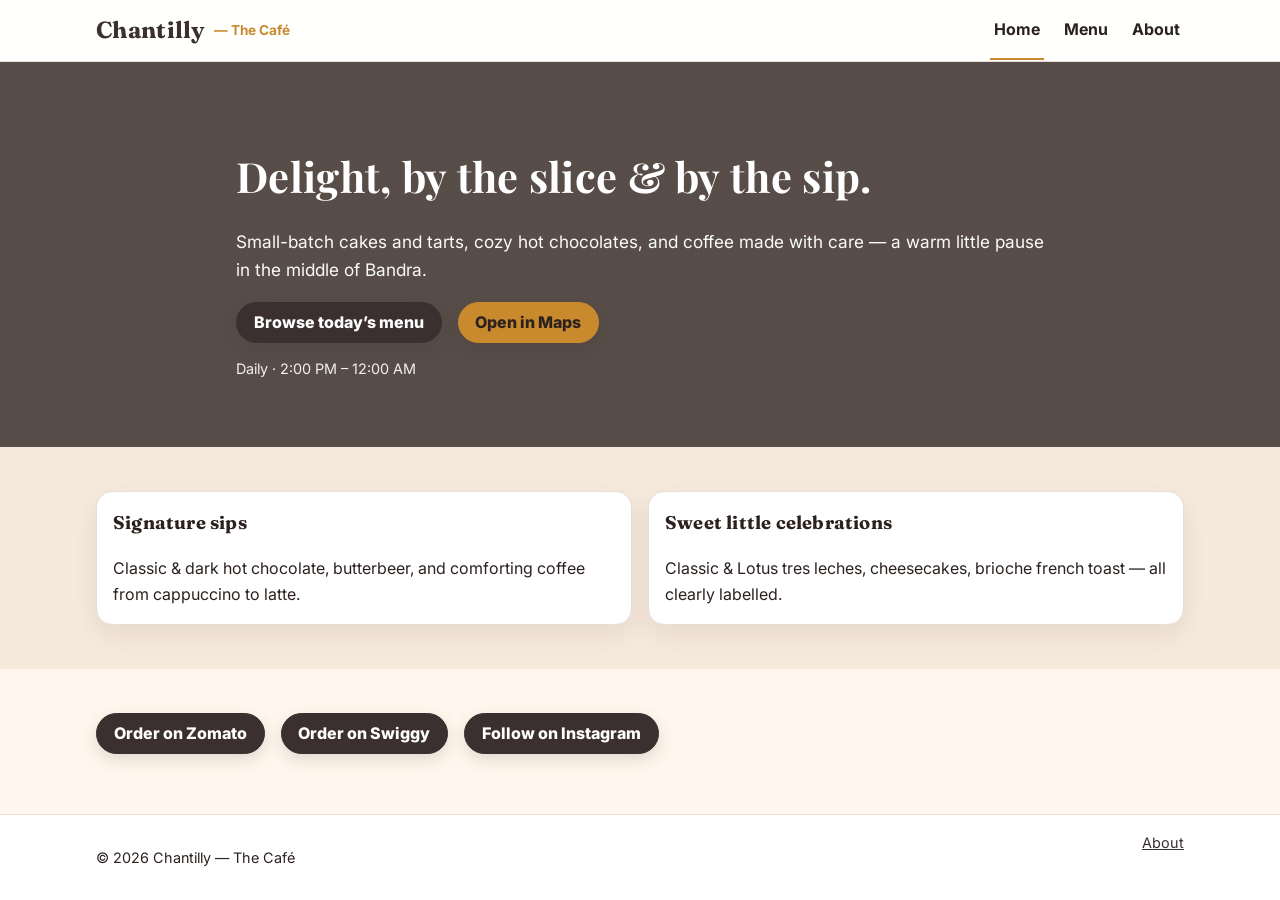
<file: index.html>
<!DOCTYPE html>
<html lang="en">
<head>
  <meta charset="utf-8" />
  <meta name="viewport" content="width=device-width,initial-scale=1" />
  <title>Chantilly — The Café, Bandra</title>
  <meta name="description" content="Delight in Bandra’s neighbourhood pâtisserie & coffee bar. Tres leches, cheesecakes, cozy hot chocolates, careful coffee. Daily 2 PM – 12 AM." />
  <!-- Fonts: Playfair for hero title only; Fraunces for headings; Inter for UI -->
  <link rel="preconnect" href="https://fonts.googleapis.com" />
  <link rel="preconnect" href="https://fonts.gstatic.com" crossorigin />
  <link href="https://fonts.googleapis.com/css2?family=Playfair+Display:wght@700&family=Fraunces:wght@600;700&family=Inter:wght@400;600;700&display=swap" rel="stylesheet">
  <link rel="stylesheet" href="styles.css" />
  <script defer src="scripts.js"></script>
</head>
<body data-page="home">
  <a class="skip-link" href="#main">Skip to content</a>


  <!-- Navbar -->
  <header class="navbar">
    <div class="container d-flex align-center justify-between">
      <a class="navbar-brand logo" href="index.html" aria-label="Chantilly — The Café home">
        <span class="logo-word">Chantilly</span><span class="logo-sub">— The Café</span>
      </a>
      <nav aria-label="Primary" class="navbar-nav">
        <a class="nav-link" href="index.html" aria-current="page">Home</a>
        <a class="nav-link" href="menu.html">Menu</a>
        <a class="nav-link" href="about.html">About</a>
      </nav>
    </div>
  </header>

  <main id="main">
    <!-- Photo-first hero (strong overlay for readability) -->
    <section class="hero hero-photo">
      <div class="container hero-inner">
        <h1 class="hero-title playfair">Delight, by the slice &amp; by the sip.</h1>
        <p class="hero-subtitle">
          Small-batch cakes and tarts, cozy hot chocolates, and coffee made with care — a warm little pause in the middle of Bandra.
        </p>
        <div class="d-flex gap-2 wrap">
          <a class="btn btn-dark" href="menu.html">Browse today’s menu</a>
          <a class="btn" target="_blank" rel="noopener"
             href="https://www.google.com/maps/search/?api=1&query=Chantilly%2C%20Shop%20no.%202%2C%20Darvesh%20Royale%20Building%2C%20Perry%20Road%2C%20Turner%20Rd%2C%20opposite%20Kotak%20Mahindra%20Bank%2C%20Junction%2C%20Bandra%20West%2C%20Mumbai%2C%20Maharashtra%20400050">
             Open in Maps
          </a>
        </div>
        <p class="small hero-hours">Daily · 2:00 PM – 12:00 AM</p>
      </div>
    </section>

    <!-- Value blocks -->
    <section class="section section-alt">
      <div class="container">
        <div class="row">
          <article class="card col-12 col-md-6">
            <div class="card-body">
              <h2 class="h4">Signature sips</h2>
              <p class="mb-0">Classic & dark hot chocolate, butterbeer, and comforting coffee from cappuccino to latte.</p>
            </div>
          </article>
          <article class="card col-12 col-md-6">
            <div class="card-body">
              <h2 class="h4">Sweet little celebrations</h2>
              <p class="mb-0">Classic & Lotus tres leches, cheesecakes, brioche french toast — all clearly labelled.</p>
            </div>
          </article>
        </div>
      </div>
    </section>

    <!-- External links (Instagram only here; removed from hero) -->
    <section class="section">
      <div class="container d-flex wrap gap-2 align-center">
        <a class="btn btn-dark" target="_blank" rel="noopener"
           href="https://www.zomato.com/mumbai/chantilly-pali-hill-bandra-west/order">Order on Zomato</a>
        <a class="btn btn-dark" target="_blank" rel="noopener"
           href="https://www.swiggy.com/city/mumbai/chantilly-bandra-west-rest49041">Order on Swiggy</a>
        <a class="btn btn-dark" target="_blank" rel="noopener"
           href="https://www.instagram.com/chantillythecafe/">Follow on Instagram</a>
      </div>
    </section>
  </main>

  <footer class="footer">
    <div class="container d-flex justify-between wrap gap-1">
      <p class="m-0 small">&copy; <span id="year"></span> Chantilly — The Café</p>
      <nav class="small">
        <a class="link" href="about.html">About</a>
      </nav>
    </div>
  </footer>
</body>
</html>
</file>
<file: styles.css>
/* -------------------------------------------------------
   Chantilly — styles.css (final polish)
   Palette: espresso, cream, ochre
   Headings: Fraunces; Hero title: Playfair
   Footer pinned to bottom
   ------------------------------------------------------- */

:root{
  --clr-bg: #fff7ed;        /* cream */
  --clr-surface: #ffffff;
  --clr-alt: #f6eadc;       /* parchment */

  --clr-text: #2b221f;      /* espresso */
  --clr-muted: #6f615c;

  --clr-primary: #3b2f2f;   /* espresso */
  --clr-primary-600:#2f2424;
  --clr-ochre: #c98a2e;     /* ochre */
  --clr-secondary:#d7a65a;  /* caramel */

  --clr-border: #e9ded4;
  --radius: 16px;
  --shadow: 0 10px 28px rgba(32,14,8,0.08);
  --gap: 1rem;
}

/* Base + footer-to-bottom */
* { box-sizing: border-box; }
html, body { height: 100%; }
body{
  margin:0;
  display:flex; flex-direction:column; min-height:100vh;
  font: 16px/1.65 Inter, system-ui, -apple-system, Segoe UI, Roboto, Ubuntu, "Helvetica Neue", Arial, "Noto Color Emoji", "Apple Color Emoji", sans-serif;
  color: var(--clr-text);
  background: var(--clr-bg);
}
main{ flex:1; display:block; }

/* Typography */
h1,h2,h3,h4,h5,h6{ font-family: "Fraunces", serif; letter-spacing:.2px; font-weight:700; }
.playfair{ font-family:"Playfair Display", serif; font-weight:700; } /* hero title only */
.h1,h1{ font-size: clamp(2rem, 4vw, 2.6rem); margin:0 0 .5rem }
.h2,h2{ font-size: clamp(1.6rem, 3vw, 2rem); margin:0 0 .5rem }
.h3,h3{ font-size: clamp(1.3rem, 2.5vw, 1.6rem); margin:0 0 .5rem }
.h4,h4{ font-size: 1.15rem; margin:0 0 .3rem; font-weight:700 }
.small{ font-size:.9rem } .text-muted{ color: var(--clr-muted); }
.link{ color: var(--clr-primary); text-decoration: underline; }
.link:hover{ color: var(--clr-primary-600); }

/* Logo */
.logo{ display:flex; align-items:center; gap:.5rem; text-decoration:none }
.logo-word{ font-family:"Fraunces", serif; font-weight:700; font-size:1.45rem; color:var(--clr-primary); letter-spacing:.3px }
.logo-sub{ font-family: Inter, system-ui; font-weight:700; font-size:.85rem; color:var(--clr-ochre) }

/* Layout */
.container{ max-width: 1120px; margin: 0 auto; padding: 0 1rem; }
.section{ padding: 2.75rem 0; }
.section-alt{ background: var(--clr-alt); }
.row{ display:flex; flex-wrap: wrap; gap: var(--gap); }
.wrap{ flex-wrap: wrap; }
.gap-1{ gap:.5rem } .gap-2{ gap:1rem }
.col-12{ flex: 0 0 100%; max-width:100%; }
.col-md-6{ flex: 1 1 340px; max-width: calc(50% - var(--gap)/2); }

/* Flex helpers */
.d-flex{ display:flex; } .justify-between{ justify-content: space-between; }
.align-center{ align-items: center; } .align-baseline{ align-items: baseline; }
.w-100{ width:100% }
.mt-1{ margin-top:.5rem } .mt-2{ margin-top:1rem } .mt-3{ margin-top:1.5rem } .mt-4{ margin-top:2rem }
.mb-0{ margin-bottom:0 }

/* Navbar */
.navbar{
  position: sticky; top: 0; z-index: 50;
  background: rgba(255,255,255,0.95); backdrop-filter: saturate(120%) blur(8px);
  border-bottom: 1px solid var(--clr-border);
}
.navbar-brand{ padding:.7rem 0; }
.navbar-nav{ display:flex; gap:1rem; }
.nav-link{ display:inline-block; padding:.95rem .25rem; color: var(--clr-text); text-decoration:none; border-bottom: 2px solid transparent; font-weight:700 }
.nav-link[aria-current="page"], .nav-link:hover{ border-bottom-color: var(--clr-ochre); }

/* Hero */
.hero{
  padding: 4.25rem 0 3rem;
  background: radial-gradient(1400px 360px at 20% -10%, #ffe2c5 8%, transparent 42%),
              radial-gradient(1400px 360px at 80% -10%, #f3e7d8 8%, transparent 42%),
              var(--clr-alt);
}
.hero-photo{
  background-image:
    linear-gradient(rgba(32,22,20,.74), rgba(32,22,20,.74)),
    url("https://images.unsplash.com/photo-1504754524776-8f4f37790ca0?q=80&w=1920&auto=format&fit=crop");
  background-size: cover; background-position: center;
  color: #fff;
}
.hero-inner{ max-width: 840px; }
.hero-title{ letter-spacing:.3px; }
.hero-subtitle{ font-size: 1.08rem; opacity:.98; }
.hero-hours{ opacity:.92; }

/* Cards */
.card{
  background: var(--clr-surface);
  border: 1px solid var(--clr-border);
  border-radius: var(--radius);
  box-shadow: var(--shadow);
  width:100%;
}
.card-body{ padding: 1rem; }
.card-image{
  display:block; width:100%; height: 230px; object-fit: cover;
  border-top-left-radius: var(--radius); border-top-right-radius: var(--radius);
}
.about-photo{ object-position: center 45%; } /* aligned */

/* Buttons */
.btn{
  --btn-bg: var(--clr-ochre); --btn-color:#2b221f; --btn-border: var(--clr-ochre);
  display:inline-block; padding:.72rem 1.05rem; border-radius: 999px;
  border:1px solid var(--btn-border); background: var(--btn-bg); color: var(--btn-color);
  text-decoration: none; font-weight:800; line-height:1; cursor: pointer;
  box-shadow: 0 6px 16px rgba(59,47,47,.15);
}
.btn:hover{ filter: brightness(.97); transform: translateY(-1px); }
.btn:focus-visible{ outline: 2px solid #000; outline-offset: 2px; }
.btn-dark{ --btn-bg: var(--clr-primary); --btn-border: var(--clr-primary); --btn-color:#fff; }
.btn-secondary{ --btn-bg: var(--clr-secondary); --btn-border: var(--clr-secondary); --btn-color:#2b221f; }
.btn-outline{ --btn-bg: transparent; --btn-border: #fff; --btn-color: #fff; border-width:2px; }
.btn-sm{ padding:.5rem .75rem; font-size:.92rem }
.btn-xs{ padding:.35rem .6rem; font-size:.82rem }

/* Badges */
.badge{ display:inline-block; padding:.3rem .6rem; border-radius: 999px; font-size:.78rem; font-weight:800; border:1px solid transparent; line-height:1; }
.badge-fresh{ background:#e8f7ec; color:#1f5425; border-color:#bfe6c5; }
.badge-low{ background:#fff3db; color:#6a4b00; border-color:#f0d18e; }
.badge-sold{ background:#fdecef; color:#7a0f22; border-color:#f7b4c1; }

/* Alerts */
.alert{ border:1px solid var(--clr-border); background:#fff9f1; color:#5c453d; padding:.9rem 1rem; border-radius: calc(var(--radius) - 6px); }
.alert-info{ background:#f0f6ff; color:#143b64; }

/* Forms */
.form-label{ display:block; font-weight:700; margin-bottom:.25rem; }
.form-control{ width:100%; padding:.65rem .8rem; border-radius: 12px; border:1px solid var(--clr-border); background:#fff; }
.form-control:focus{ outline:2px solid var(--clr-ochre); outline-offset:2px; }

/* Switches */
.form-switch{ display:flex; align-items:center; gap:.5rem; user-select:none; font-weight:700; }
.form-switch input{ appearance: none; width: 44px; height: 26px; position: relative; border-radius: 999px; background: #ddd; outline: none; transition: all .2s; border:1px solid #cfcfcf; }
.form-switch input::after{ content:""; position:absolute; width:20px; height:20px; background:#fff; border-radius:50%; left:3px; top:2.5px; transition: all .2s; box-shadow: 0 1px 2px rgba(0,0,0,.2); }
.form-switch input:checked{ background: var(--clr-primary); border-color: var(--clr-primary); }
.form-switch input:checked::after{ transform: translateX(18px); }

/* Filters */
.filters-inline{ display:flex; gap:1rem; align-items:center; flex-wrap:wrap; }
.filters-inline .search-wrap{ width: min(320px, 100%); }
.filters-actions{ display:flex; justify-content:flex-end; margin-top:.75rem; }

/* Tabs */
.tabs{ display:flex; gap:.5rem; flex-wrap:wrap; }
.tab{ padding:.55rem 1rem; border-radius: 999px; border:1px solid var(--clr-border); background:#fff; cursor:pointer; font-weight:800; }
.tab.active{ background: var(--clr-primary); color:#fff; border-color: var(--clr-primary); }

/* Table (Hours) */
.table-wrap{ overflow-x:auto; }
.table{ width:100%; border-collapse: collapse; }
.table th, .table td{ text-align:left; padding:.6rem .5rem; border-bottom:1px solid var(--clr-border); }
.table thead th{ font-weight:800; }

/* Utilities */
.list-clean{ list-style:none; padding-left:0; margin:0; }
.footer{ border-top:1px solid var(--clr-border); padding: 1rem 0; background:#fff; }
.skip-link{ position:absolute; left:-9999px; top:auto; width:1px; height:1px; overflow:hidden; }
.skip-link:focus{ position:static; width:auto; height:auto; padding:.5rem; background:#000; color:#fff; }
:focus-visible{ outline: 3px solid #000; outline-offset: 2px; }
.badge-row{ display:flex; gap:.35rem; flex-wrap: wrap; margin-top:.35rem }
.tags{ display:flex; gap:.3rem; flex-wrap:wrap; }
.tag{ font-size:.74rem; padding:.12rem .44rem; border-radius:999px; background:#efefef; color:#333; }

/* Responsive */
@media (min-width: 900px){
  .hero{ padding: 5rem 0 3.25rem; }
}

/* Portfolio note */
.concept-bar{ background: var(--clr-primary); color:#f6eadc; text-align:center; font-size:.8rem; font-weight:600; padding:.35rem 1rem; letter-spacing:.2px; }
</file>
